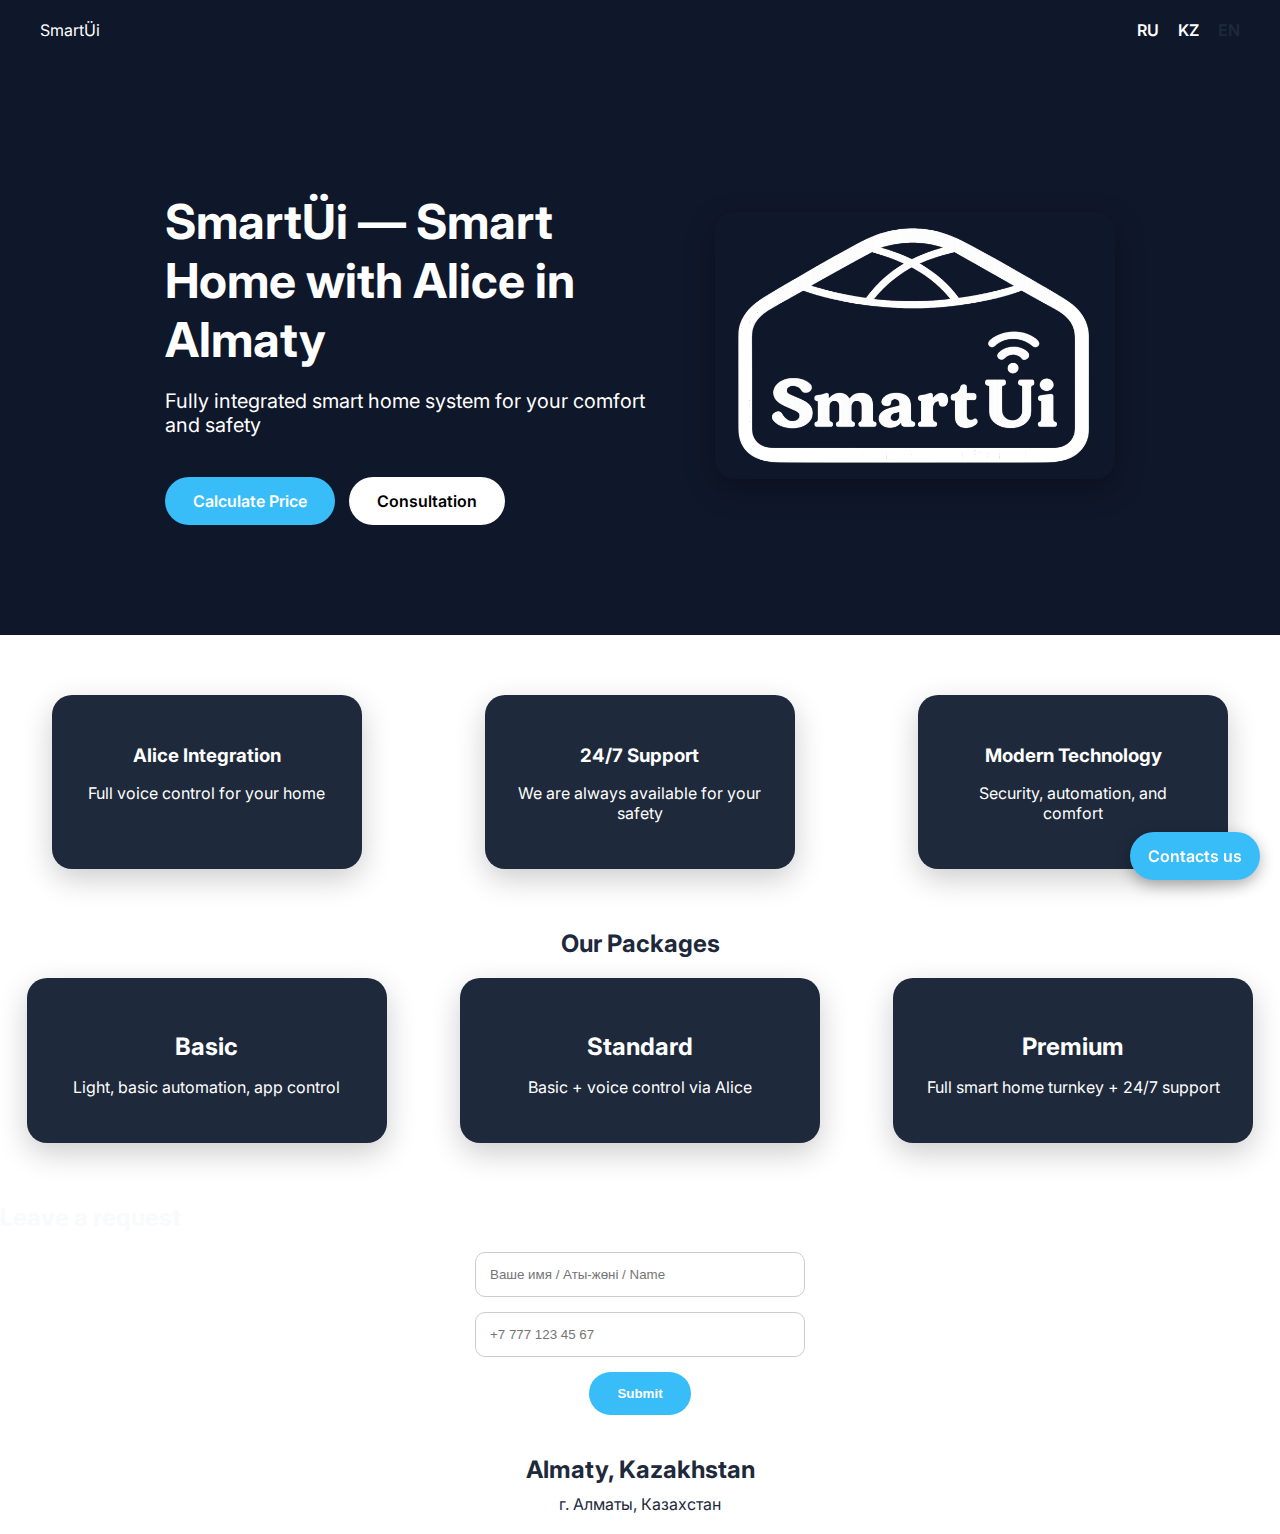
<file: index.html>
<!doctype html>
<html lang="ru">
  <head>
    <meta charset="UTF-8" />
    <meta name="viewport" content="width=device-width, initial-scale=1.0" />
    <link rel="stylesheet" href="css/general.css" />
    <title>SmartUI — Умный дом с Алисой в Алматы</title>
    <link href="https://fonts.googleapis.com/css2?family=Inter:wght@400;600;700&display=swap" rel="stylesheet" />
    <script src="js/jquery-3.5.1.min.js"></script>
    <script src="js/script.js"></script>
    <script src="js/lang.js"></script>
    <script src="js/translation/translation-index.js"></script>
  </head>
  <body>
    <header>
      <div>SmartÜi</div>
      <div class="lang-switch">
        <a data-lang="ru" class="lang-switcher-button">RU</a>
        <a data-lang="kz" class="lang-switcher-button">KZ</a>
        <a data-lang="en" class="lang-switcher-button">EN</a>
      </div>
    </header>

    <!-- HERO -->
    <section class="hero">
      <div class="hero-text">
        <div>
          <h1 data-i18n="hero_header">SmartÜi — Умный дом с Алисой в Алматы</h1>
          <p data-i18n="hero_text">Полностью интегрированная система умного дома для вашего комфорта и безопасности</p>
          <div class="hero-buttons">
            <a data-i18n="hero_cost" class="btn-primary" href="#form">Рассчитать стоимость</a>
            <a data-i18n="hero_consult" class="btn-secondary" href="#contacts">Консультация</a>
          </div>
        </div>
      </div>
      <div class="hero-img">
        <img src="/assets/logo/Shanyrak-grey.png" alt="Smart Ui" />
      </div>
    </section>

    <!-- ПРЕИМУЩЕСТВА -->
    <section class="features">
      <div class="feature-card">
        <h3 data-i18n="feature_header_1">Интеграция с Алисой</h3>
        <p data-i18n="feature_header_text_1">Полное управление голосом для вашего дома</p>
      </div>
      <div class="feature-card">
        <h3 data-i18n="feature_header_2">Поддержка 24/7</h3>
        <p data-i18n="feature_header_text_2">Мы всегда на связи для вашей безопасности</p>
      </div>
      <div class="feature-card">
        <h3 data-i18n="feature_header_3">Современные технологии</h3>
        <p data-i18n="feature_header_text_3">Безопасность, автоматизация и комфорт</p>
      </div>
    </section>

    <!-- ПАКЕТЫ -->
    <section>
      <h2 data-i18n="package_header" class="lang package-header">Наши пакеты</h2>
      <div class="cards">
        <div class="card">
          <h3 data-i18n="package_header_1">Базовый</h3>
          <p data-i18n="package_header_text_1">Свет, базовая автоматика, управление через приложение</p>
        </div>
        <div class="card">
          <h3 data-i18n="package_header_2">Стандарт</h3>
          <p data-i18n="package_header_text_2">Базовый + голосовое управление через Алису</p>
        </div>
        <div class="card">
          <h3 data-i18n="package_header_3">Премиум</h3>
          <p data-i18n="package_header_text_3">Полный умный дом под ключ + поддержка 24/7</p>
        </div>
      </div>
    </section>

    <!-- ФОРМА ЗАЯВКИ (Netlify) -->
    <section id="form">
      <h2 data-i18n="form_header">Оставьте заявку</h2>
      <form name="smartui-form" method="POST" data-netlify="true">
        <!-- обязательное скрытое поле для Netlify -->
        <input type="hidden" name="form-name" value="smartui-form" />
        <input type="text" name="name" placeholder="Ваше имя / Аты-жөні / Name" required />
        <input
          type="tel"
          name="phone"
          placeholder="+7 777 123 45 67"
          pattern="^\+7\s\d{3}\s\d{3}\s\d{2}\s\d{2}$"
          required
          title="Введите полный номер, например +7 777 123 45 67"
        />
        <button data-i18n="form_send" type="submit">Отправить</button>
      </form>
    </section>

    <!-- КОНТАКТЫ -->
    <section id="contacts">
      <div data-i18n="contact_header" class="contact-header">Контакты</div>

      <div data-i18n="contact_address" class="contact-text">г. Алматы, Казахстан</div>
    </section>

    <!-- ПЛАВАЮЩАЯ КНОПКА -->
    <div class="floating-contact">
      <div class="floating-menu">
        <a data-i18n="floating_call" href="tel:+77778410050" class="btn-primary">📞 Позвонить</a>
        <a href="https://t.me/+77778410050" target="_blank" class="btn-primary">💬 Telegram</a>
        <a href="https://wa.me/77778410050" target="_blank" class="btn-primary">🟢 WhatsApp</a>
      </div>
      <div data-i18n="floating_contact_us" class="floating-btn">💬 Связаться</div>
    </div>
  </body>
</html>
</file>
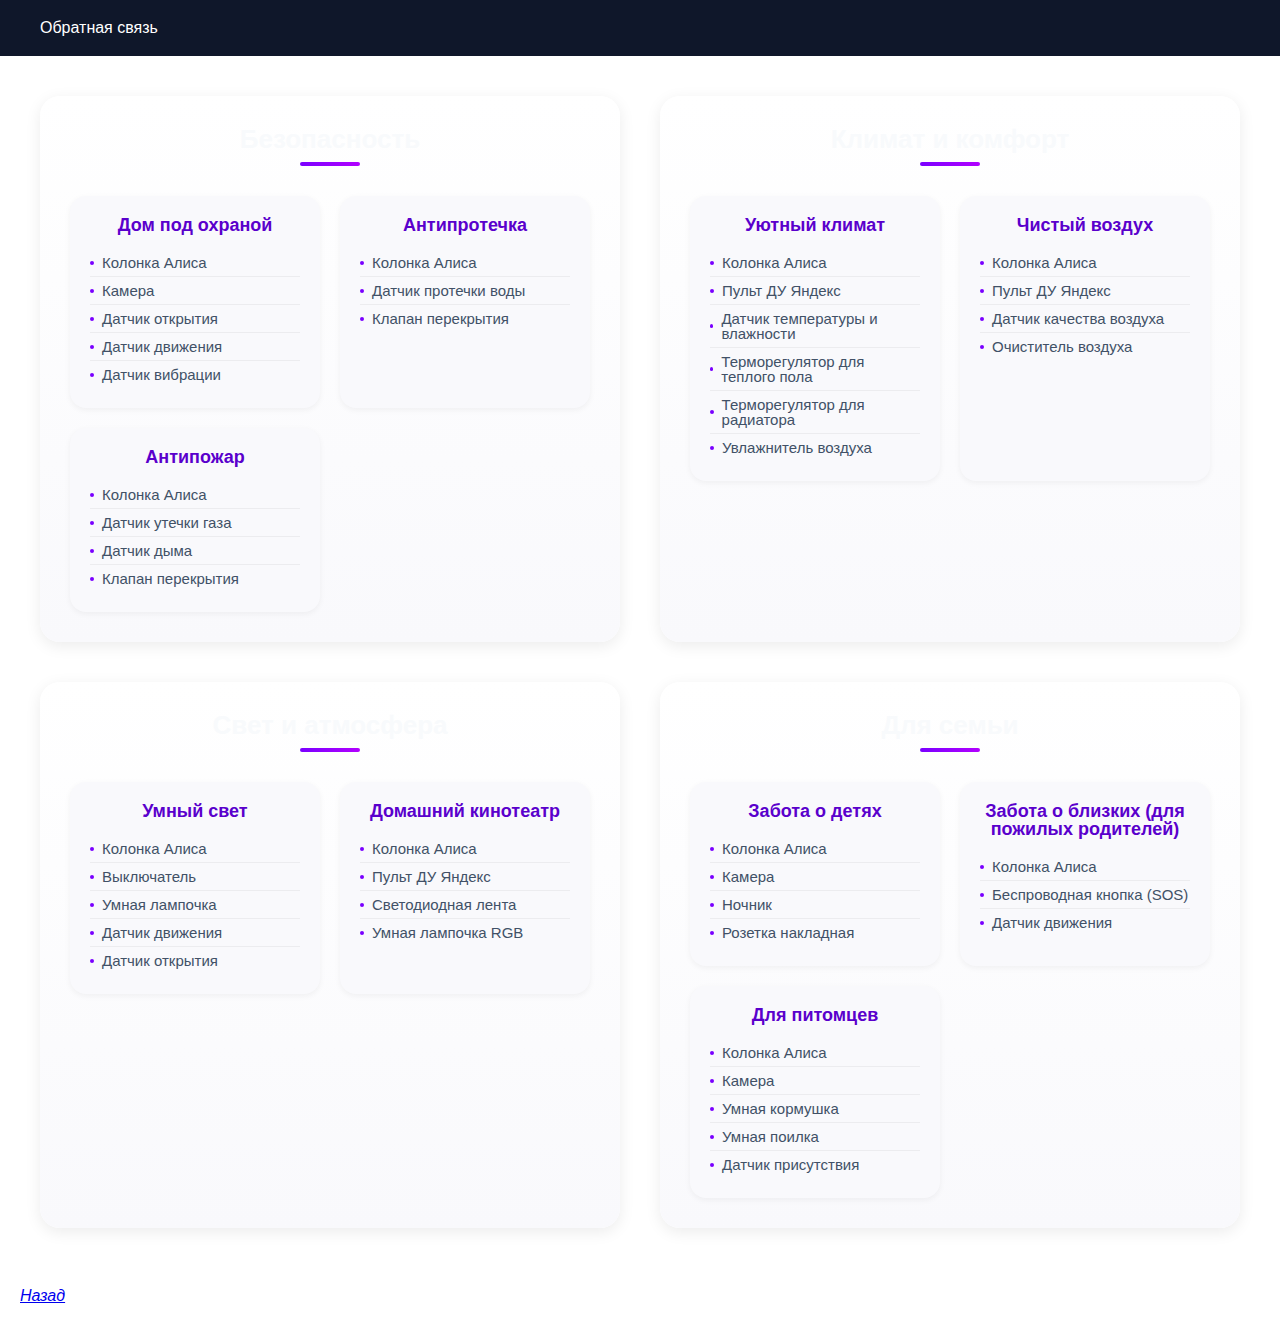
<file: packages.html>
<!DOCTYPE html>
<html lang="en">
  <head>
    <meta charset="UTF-8" />
    <meta name="viewport" content="width=device-width, initial-scale=1.0" />
    <link rel="shortcut icon" href="assets/logo/Shanyrak-violet.png" />
    <link rel="stylesheet" href="css/reset.css" />
    <link rel="stylesheet" href="css/layout.css" />
    <link rel="stylesheet" href="css/packages.css" />
    <link rel="stylesheet" href="css/general.css" />
    <link rel="preconnect" href="https://fonts.gstatic.com" />
    <link href="https://fonts.googleapis.com/css2?family=Montserrat:wght@400;700&display=swap" rel="stylesheet" />
    <title>SmartÜi</title>
  </head>

  <body>
    <header class="header">
      <div class="header_wrapper_contacts">
        Обратная связь
        <a href="tel:+77778410050" class="header_contact_phone header_img_contact"></a>
        <a href="https://wa.me/77778410050" class="header_contact_whatsapp header_img_contact"></a>
        <a href="https://t.me/+77778410050" class="header_contact_telegram header_img_contact"></a>
      </div>
      <a href="https://bota21.github.io/smart-home" class="logo_img"></a>
    </header>
    <div class="content">
      <div class="wrapper_group">
        <div class="group_header">Безопасность</div>
        <div class="group_blocks_wrapper">
          <div class="group_block">
            <div class="group_block_header">Дом под охраной</div>
            <div class="group_block_content">
              <a href="./catalog.html#duo" class="group_block_content_text">
                <span class="group_block_content_dot"></span>
                Колонка Алиса
              </a>
              <a href="./catalog.html#camera_street" class="group_block_content_text">
                <span class="group_block_content_dot"></span>
                Камера
              </a>
              <a href="./catalog.html#sensor_open" class="group_block_content_text">
                <span class="group_block_content_dot"></span>
                Датчик открытия
              </a>
              <a href="./catalog.html#sensor_move" class="group_block_content_text">
                <span class="group_block_content_dot"></span>
                Датчик движения
              </a>
              <a href="./catalog.html#sensor_vibration" class="group_block_content_text">
                <span class="group_block_content_dot"></span>
                Датчик вибрации
              </a>
            </div>
          </div>
          <div class="group_block">
            <div class="group_block_header">Антипротечка</div>
            <div class="group_block_content">
              <a href="./catalog.html#mini3_pro" class="group_block_content_text">
                <span class="group_block_content_dot"></span>
                Колонка Алиса
              </a>
              <a href="./catalog.html#sensor_water" class="group_block_content_text">
                <span class="group_block_content_dot"></span>
                Датчик протечки воды
              </a>
              <a href="./catalog.html#close_water" class="group_block_content_text">
                <span class="group_block_content_dot"></span>
                Клапан перекрытия
              </a>
            </div>
          </div>
          <div class="group_block">
            <div class="group_block_header">Антипожар</div>
            <div class="group_block_content">
              <a href="./catalog.html#midi" class="group_block_content_text">
                <span class="group_block_content_dot"></span>
                Колонка Алиса
              </a>
              <a href="./catalog.html#sensor_gas" class="group_block_content_text">
                <span class="group_block_content_dot"></span>
                Датчик утечки газа
              </a>
              <a href="./catalog.html#sensor_smoke" class="group_block_content_text">
                <span class="group_block_content_dot"></span>
                Датчик дыма
              </a>
              <a href="./catalog.html#close_water" class="group_block_content_text">
                <span class="group_block_content_dot"></span>
                Клапан перекрытия
              </a>
            </div>
          </div>
        </div>
      </div>
      <div class="wrapper_group">
        <div class="group_header">Климат и комфорт</div>
        <div class="group_blocks_wrapper">
          <div class="group_block">
            <div class="group_block_header">Уютный климат</div>
            <div class="group_block_content">
              <a href="./catalog.html#midi" class="group_block_content_text">
                <span class="group_block_content_dot"></span>
                Колонка Алиса
              </a>
              <a href="./catalog.html#remote" class="group_block_content_text">
                <span class="group_block_content_dot"></span>
                Пульт ДУ Яндекс
              </a>
              <a href="./catalog.html#sensor_temperature" class="group_block_content_text">
                <span class="group_block_content_dot"></span>
                Датчик температуры и влажности
              </a>
              <a href="./catalog.html#control_floor" class="group_block_content_text">
                <span class="group_block_content_dot"></span>
                Терморегулятор для теплого пола
              </a>
              <a href="./catalog.html#control_heater" class="group_block_content_text">
                <span class="group_block_content_dot"></span>
                Терморегулятор для радиатора
              </a>
              <a href="./catalog.html#humidifier" class="group_block_content_text">
                <span class="group_block_content_dot"></span>
                Увлажнитель воздуха
              </a>
            </div>
          </div>
          <div class="group_block">
            <div class="group_block_header">Чистый воздух</div>
            <div class="group_block_content">
              <a href="./catalog.html#max" class="group_block_content_text">
                <span class="group_block_content_dot"></span>
                Колонка Алиса
              </a>
              <a href="./catalog.html#remote" class="group_block_content_text">
                <span class="group_block_content_dot"></span>
                Пульт ДУ Яндекс
              </a>
              <a href="./catalog.html#sensor_air" class="group_block_content_text">
                <span class="group_block_content_dot"></span>
                Датчик качества воздуха
              </a>
              <a href="./catalog.html#air_purifier" class="group_block_content_text">
                <span class="group_block_content_dot"></span>
                Очиститель воздуха
              </a>
            </div>
          </div>
        </div>
      </div>
      <div class="wrapper_group">
        <div class="group_header">Свет и атмосфера</div>
        <div class="group_blocks_wrapper">
          <div class="group_block">
            <div class="group_block_header">Умный свет</div>
            <div class="group_block_content">
              <a href="./catalog.html#mini3_pro" class="group_block_content_text">
                <span class="group_block_content_dot"></span>
                Колонка Алиса
              </a>
              <a href="./catalog.html#switch" class="group_block_content_text">
                <span class="group_block_content_dot"></span>
                Выключатель
              </a>
              <a href="./catalog.html#light_rgb" class="group_block_content_text">
                <span class="group_block_content_dot"></span>
                Умная лампочка
              </a>
              <a href="./catalog.html#sensor_move" class="group_block_content_text">
                <span class="group_block_content_dot"></span>
                Датчик движения
              </a>
              <a href="./catalog.html#sensor_open" class="group_block_content_text">
                <span class="group_block_content_dot"></span>
                Датчик открытия
              </a>
            </div>
          </div>
          <div class="group_block">
            <div class="group_block_header">Домашний кинотеатр</div>
            <div class="group_block_content">
              <a href="./catalog.html#max" class="group_block_content_text">
                <span class="group_block_content_dot"></span>
                Колонка Алиса
              </a>
              <a href="./catalog.html#remote" class="group_block_content_text">
                <span class="group_block_content_dot"></span>
                Пульт ДУ Яндекс
              </a>
              <a href="./catalog.html#led_strip" class="group_block_content_text">
                <span class="group_block_content_dot"></span>
                Светодиодная лента
              </a>
              <a href="./catalog.html#light_rgb" class="group_block_content_text">
                <span class="group_block_content_dot"></span>
                Умная лампочка RGB
              </a>
            </div>
          </div>
        </div>
      </div>
      <div class="wrapper_group">
        <div class="group_header">Для семьи</div>
        <div class="group_blocks_wrapper">
          <div class="group_block">
            <div class="group_block_header">Забота о детях</div>
            <div class="group_block_content">
              <a href="./catalog.html#mini3" class="group_block_content_text">
                <span class="group_block_content_dot"></span>
                Колонка Алиса
              </a>
              <a href="./catalog.html#camera_yandex" class="group_block_content_text">
                <span class="group_block_content_dot"></span>
                Камера
              </a>
              <a href="./catalog.html#light_night" class="group_block_content_text">
                <span class="group_block_content_dot"></span>
                Ночник
              </a>
              <a href="./catalog.html#socket_yandex" class="group_block_content_text">
                <span class="group_block_content_dot"></span>
                Розетка накладная
              </a>
            </div>
          </div>
          <div class="group_block">
            <div class="group_block_header">Забота о близких (для пожилых родителей)</div>
            <div class="group_block_content">
              <a href="./catalog.html#mini3_pro" class="group_block_content_text">
                <span class="group_block_content_dot"></span>
                Колонка Алиса
              </a>
              <a href="./catalog.html#button" class="group_block_content_text">
                <span class="group_block_content_dot"></span>
                Беспроводная кнопка (SOS)
              </a>
              <a href="./catalog.html#sensor_move" class="group_block_content_text">
                <span class="group_block_content_dot"></span>
                Датчик движения
              </a>
            </div>
          </div>
          <div class="group_block">
            <div class="group_block_header">Для питомцев</div>
            <div class="group_block_content">
              <a href="./catalog.html#midi" class="group_block_content_text">
                <span class="group_block_content_dot"></span>
                Колонка Алиса
              </a>
              <a href="./catalog.html#camera_yandex" class="group_block_content_text">
                <span class="group_block_content_dot"></span>
                Камера
              </a>
              <a href="./catalog.html#pet_feeder" class="group_block_content_text">
                <span class="group_block_content_dot"></span>
                Умная кормушка
              </a>
              <a href="./catalog.html#pet_water" class="group_block_content_text">
                <span class="group_block_content_dot"></span>
                Умная поилка
              </a>
              <a href="./catalog.html#sensor_presence" class="group_block_content_text">
                <span class="group_block_content_dot"></span>
                Датчик присутствия
              </a>
            </div>
          </div>
        </div>
      </div>
    </div>

    <footer>
      <a href="index.html" class="footer_back_main">Назад</a>
    </footer>
  </body>
</html>
</file>
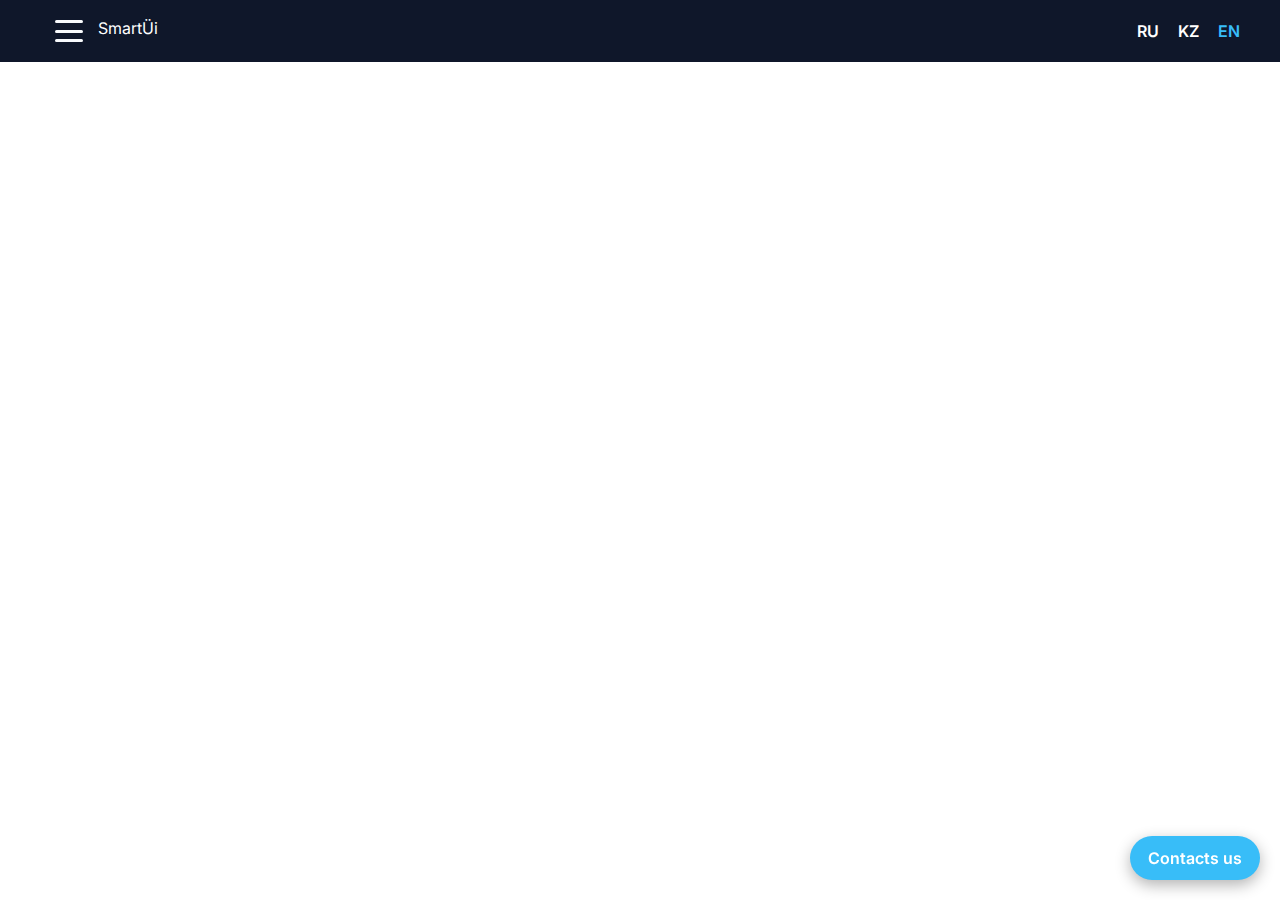
<file: portfolio.html>
<!doctype html>
<html lang="ru">
  <head>
    <meta charset="UTF-8" />
    <meta name="viewport" content="width=device-width, initial-scale=1.0" />
    <link rel="stylesheet" href="css/reset.css" />
    <link rel="stylesheet" href="css/general.css" />
    <link rel="stylesheet" href="css/layout.css" />
    <title>SmartUI — Умный дом с Алисой в Алматы</title>
    <link href="https://fonts.googleapis.com/css2?family=Inter:wght@400;600;700&display=swap" rel="stylesheet" />
    <script src="js/jquery-3.5.1.min.js"></script>
    <script src="js/script.js"></script>
    <script src="js/lang.js"></script>
    <script src="js/translation/translation-index.js"></script>
  </head>
  <body>
    <header>
      <div class="menu_logo_wrapper">
        <!-- Burger Menu -->
        <div class="burger-menu" id="burgerBtn">
          <span></span>
          <span></span>
          <span></span>
        </div>

        <!-- Mobile Menu -->
        <nav class="mobile-menu" id="mobileMenu">
          <a data-i18n="menu_main" href="index.html">Главная</a>
          <a data-i18n="menu_catalog" href="catalog.html">Каталог</a>
          <a data-i18n="menu_packages" href="packages.html">Пакеты</a>
          <a data-i18n="menu_services" href="services.html">Услуги</a>
          <a data-i18n="menu_portfolio" href="portfolio.html">Портфолио</a>
        </nav>

        <div>SmartÜi</div>
      </div>
      <div class="lang-switch">
        <a data-lang="ru" class="lang-switcher-button">RU</a>
        <a data-lang="kz" class="lang-switcher-button">KZ</a>
        <a data-lang="en" class="lang-switcher-button">EN</a>
      </div>
    </header>

    <div id="main_content" class="main_content">
      <section class="features"></section>

      <!-- ПЛАВАЮЩАЯ КНОПКА -->
      <div class="floating-contact">
        <div class="floating-menu">
          <a href="tel:+77778410050" class="btn-primary">
            <svg class="icon call" viewBox="0 0 24 24" aria-hidden="true">
              <path
                d="M6.6 10.8c1.2 2.3 3.1 4.2 5.4 5.4l1.8-1.8c.3-.3.7-.4 1.1-.3 1.2.4 2.5.6 3.8.6.6 0 1 .4 1 1v2.9c0 .6-.4 1-1 1C10.3 20.6 3.4 13.7 3.4 5.6c0-.6.4-1 1-1H7.3c.6 0 1 .4 1 1 0 1.3.2 2.6.6 3.8.1.4 0 .8-.3 1.1l-1.9 1.3z"
              />
            </svg>
            <span data-i18n="floating_call">Позвонить</span>
          </a>

          <a href="https://t.me/77778410050" target="_blank" class="btn-primary">
            <svg class="icon telegram" viewBox="0 0 24 24" aria-hidden="true">
              <path
                d="M9.9 15.6 9.6 19c.4 0 .6-.2.8-.4l1.9-1.8 3.9 2.8c.7.4 1.2.2 1.4-.6l2.6-12.2c.2-.9-.3-1.3-1-1L4.2 9.6c-.8.3-.8.8-.1 1l4.2 1.3L17 6.9c.4-.3.8-.1.5.2z"
              />
            </svg>
            <span data-i18n="telegram">Telegram</span>
          </a>

          <a href="https://wa.me/77778410050" target="_blank" class="btn-primary">
            <svg class="icon whatsapp" viewBox="0 0 24 24" aria-hidden="true">
              <path
                d="M12 2a10 10 0 0 0-8.7 15l-1.1 4.1 4.2-1.1A10 10 0 1 0 12 2zm5.5 14.5c-.2.6-1.2 1.1-1.7 1.1-.5.1-1.1.1-3.6-1.2-3.1-1.6-5-4.4-5.1-4.6-.1-.2-1.2-1.6-1.2-3 0-1.4.7-2.1 1-2.4.3-.3.6-.4.8-.4h.6c.2 0 .5-.1.7.5.2.6.8 2.2.9 2.4.1.2.1.4 0 .6-.1.2-.2.4-.4.6-.2.2-.4.4-.6.6-.2.2-.4.4-.2.8.2.4 1 1.6 2.1 2.6 1.5 1.3 2.8 1.7 3.2 1.9.4.2.6.2.9-.1.3-.3 1-1.2 1.3-1.6.3-.4.6-.3 1-.1.4.2 2.5 1.2 2.9 1.4.4.2.6.3.7.5.1.2.1.6-.1 1.2z"
              />
            </svg>
            <span data-i18n="whatsapp">WhatsApp</span>
          </a>
        </div>
        <div data-i18n="floating_contact_us" class="floating-btn">💬 Связаться</div>
      </div>
    </div>
  </body>
</html>
</file>
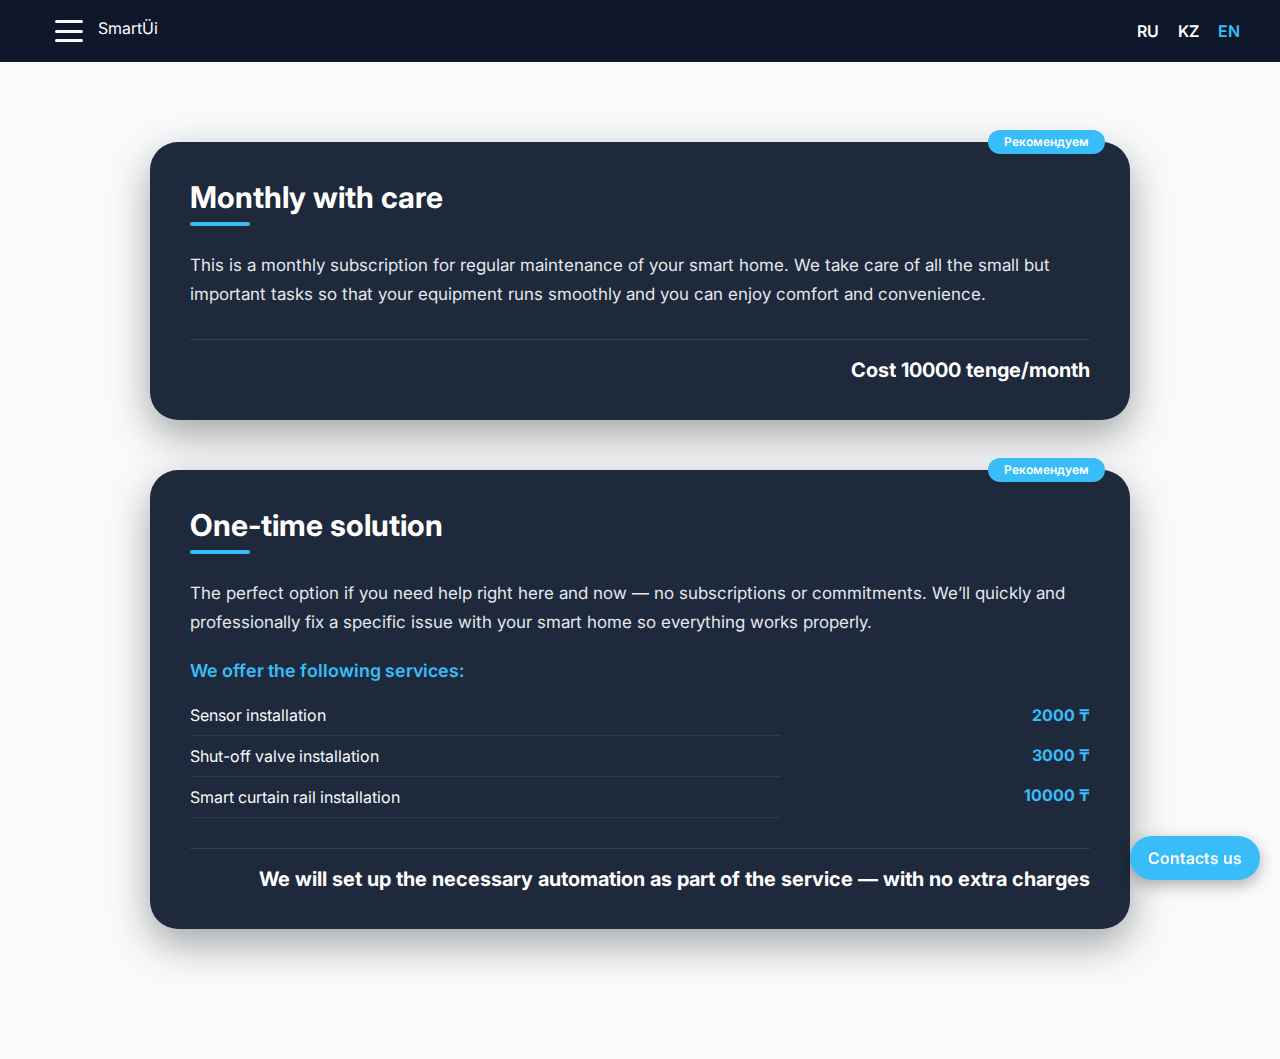
<file: services.html>
<!doctype html>
<html lang="ru">
  <head>
    <meta charset="UTF-8" />
    <meta name="viewport" content="width=device-width, initial-scale=1.0" />
    <link rel="stylesheet" href="css/reset.css" />
    <link rel="stylesheet" href="css/services.css" />
    <link rel="stylesheet" href="css/layout.css" />
    <title>SmartUI — Умный дом с Алисой в Алматы</title>
    <link href="https://fonts.googleapis.com/css2?family=Inter:wght@400;600;700&display=swap" rel="stylesheet" />
    <script src="js/jquery-3.5.1.min.js"></script>
    <script src="js/script.js"></script>
    <script src="js/lang.js"></script>
    <script src="js/translation/translation-services.js"></script>
  </head>
  <body>
    <header>
      <div class="menu_logo_wrapper">
        <!-- Burger Menu -->
        <div class="burger-menu" id="burgerBtn">
          <span></span>
          <span></span>
          <span></span>
        </div>

        <!-- Mobile Menu -->
        <nav class="mobile-menu" id="mobileMenu">
          <a data-i18n="menu_main" href="index.html">Главная</a>
          <a data-i18n="menu_catalog" href="catalog.html">Каталог</a>
          <a data-i18n="menu_packages" href="packages.html">Пакеты</a>
          <a data-i18n="menu_services" href="services.html">Услуги</a>
          <a data-i18n="menu_portfolio" href="portfolio.html">Портфолио</a>
        </nav>

        <div>SmartÜi</div>
      </div>
      <div class="lang-switch">
        <a data-lang="ru" class="lang-switcher-button">RU</a>
        <a data-lang="kz" class="lang-switcher-button">KZ</a>
        <a data-lang="en" class="lang-switcher-button">EN</a>
      </div>
    </header>

    <section class="content">
      <div class="cards_wrapper">
        <div class="card_wrapper">
          <div class="card_wrapper_header" data-i18n="Month_header_title">Каждый месяц с заботой</div>
          <div class="card_wrapper_content" data-i18n="Month_header_text">
            Это ежемесячная подписка на регулярное обслуживание вашего умного дома. Мы берём на себя все мелкие, но
            важные задачи, чтобы техника всегда работала без перебоев, а вы могли наслаждаться комфортом и удобством.
            <br />
            <br />
            <p class="card_wrapper_blocks_title" data-i18n="Month_included_service">Что входит в обслуживание:</p>
            <p class="card_wrapper_content_list" data-i18n="Month_replacing batteries">
              Замена батареек в датчиках, пультах и других устройствах.
            </p>
            <p class="card_wrapper_content_list" data-i18n="Month_configuring_crashed_devices">
              Настройка слетевших устройств и восстановление их подключения.
            </p>
            <p class="card_wrapper_content_list" data-i18n="Month_checking_system_stability">
              Проверка стабильности системы и оптимизация работы оборудования.
            </p>
            <p class="card_wrapper_content_list" data-i18n="Month_updating_settings_and_scripts">
              Обновление настроек и сценариев при необходимости.
            </p>
            <p class="card_wrapper_content_list" data-i18n="Month_support_and_advice">
              Поддержка и консультация по всем вопросам работы умного дома.
            </p>
          </div>
          <div class="card_wrapper_footer text_bold">
            <span data-i18n="Cost">Стоимость</span>
            10000
            <span data-i18n="tenge_month">тг/мес</span>
          </div>
        </div>
      </div>
      <div class="cards_wrapper">
        <div class="card_wrapper">
          <div class="card_wrapper_header" data-i18n="One_time_header_title">Разовое решение задачи</div>
          <div class="card_wrapper_content" data-i18n="One_time_header_text">
            Идеальный вариант, если вам нужна помощь здесь и сейчас — без обязательств и подписок. Мы быстро и
            профессионально решим конкретную проблему с вашим умным домом, чтобы всё работало как надо.
          </div>
          <div class="card_wrapper_blocks_title" data-i18n="One_time_included_service">
            Предлагаем следующие услуги:
          </div>
          <div class="card_wrapper_blocks">
            <div class="card_wrapper_block">
              <div class="card_wrapper_block_list" data-i18n="One_time_installing_sensor">Установка датчика</div>
              <div class="card_wrapper_block_list" data-i18n="One_time_installing_close">
                Установка клапана перекрытия
              </div>
              <div class="card_wrapper_block_list" data-i18n="One_time_installing_smart_cornice">
                Установка умного карниза
              </div>
            </div>
            <div class="card_wrapper_block">
              <div class="card_wrapper_block_price">
                2000
                <span data-i18n="tenge">тг</span>
              </div>
              <div class="card_wrapper_block_price">
                3000
                <span data-i18n="tenge">тг</span>
              </div>
              <div class="card_wrapper_block_price">
                10000
                <span data-i18n="tenge">тг</span>
              </div>
            </div>
          </div>
          <div class="card_wrapper_footer text_bold" data-i18n="One_time_footer">
            Мы настроим нужные сценарии в рамках услуги — без дополнительных расходов
          </div>
        </div>
      </div>
    </section>

    <!-- ПЛАВАЮЩАЯ КНОПКА -->
    <div class="floating-contact">
      <div class="floating-menu">
        <a data-i18n="floating_call" href="tel:+77778410050" class="btn-primary">📞 Позвонить</a>
        <a href="https://t.me/+77778410050" target="_blank" class="btn-primary">💬 Telegram</a>
        <a href="https://wa.me/77778410050" target="_blank" class="btn-primary">🟢 WhatsApp</a>
      </div>
      <div data-i18n="floating_contact_us" class="floating-btn">💬 Связаться</div>
    </div>
  </body>
</html>
</file>
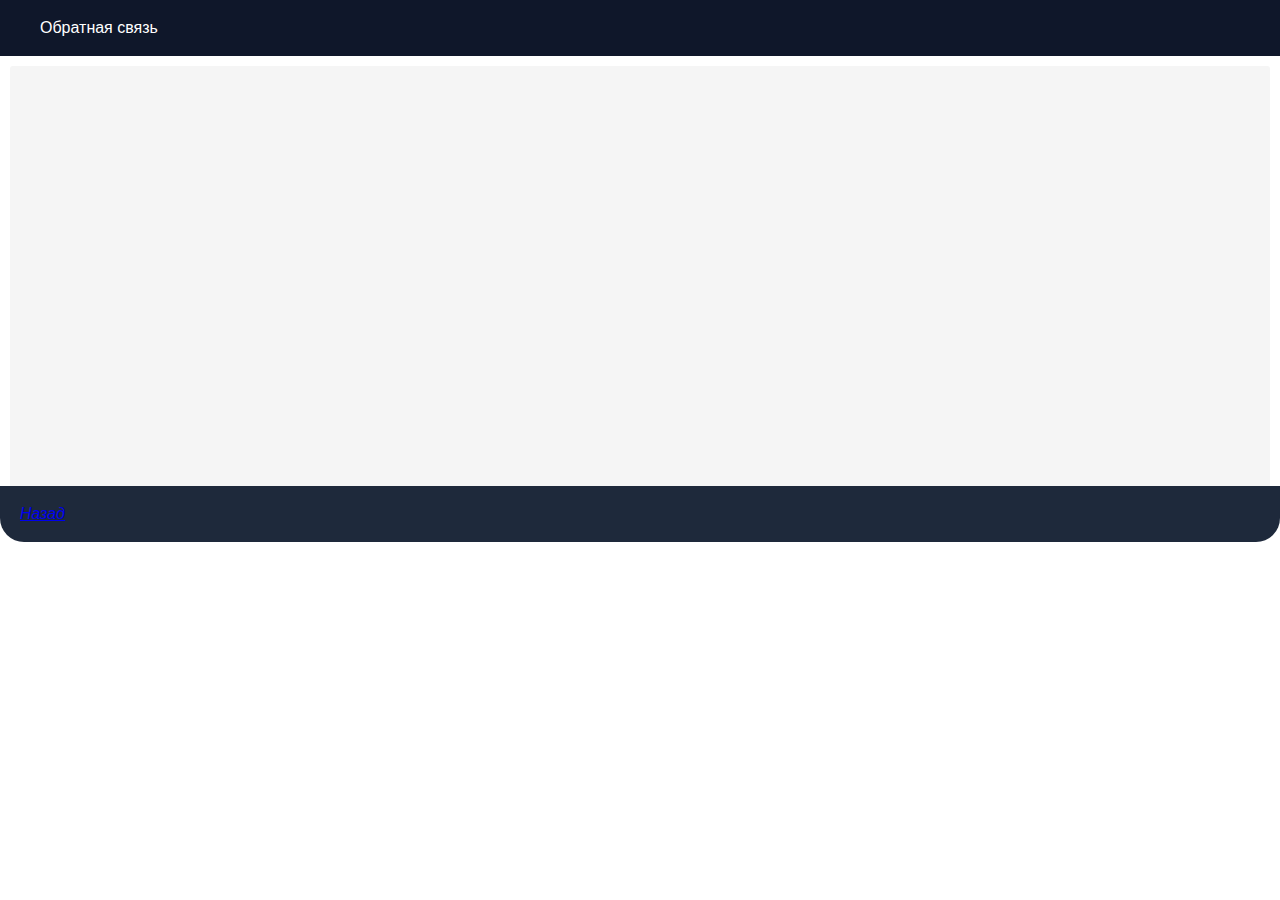
<file: video.html>
<!DOCTYPE html>
<html lang="en">
  <head>
    <meta charset="UTF-8" />
    <meta name="viewport" content="width=device-width, initial-scale=1.0" />
    <link rel="shortcut icon" href="assets/logo/Shanyrak-violet.png" />
    <link rel="stylesheet" href="css/reset.css" />
    <link rel="stylesheet" href="css/layout.css" />
    <link rel="stylesheet" href="css/video.css" />
    <link rel="stylesheet" href="css/general.css" />
    <link rel="preconnect" href="https://fonts.gstatic.com" />
    <link href="https://fonts.googleapis.com/css2?family=Montserrat:wght@400;700&display=swap" rel="stylesheet" />
    <title>SmartÜi</title>
  </head>

  <body>
    <header class="header">
      <div class="header_wrapper_contacts">
        Обратная связь
        <a href="tel:+77778410050" class="header_contact_phone header_img_contact"></a>
        <a target="_blank" href="https://wa.me/77778410050" class="header_contact_whatsapp header_img_contact"></a>
        <a target="_blank" href="https://t.me/+77778410050" class="header_contact_telegram header_img_contact"></a>
      </div>
      <a href="https://bota21.github.io/smart-home" class="logo_img"></a>
    </header>
    <div class="content">
      <div class="wrapper_main_content">
        <div class="wrapper_video">
          <iframe
            id="video"
            src="https://www.youtube.com/embed/Ncu5EnqsDEg?si=Huy0C_0oKVAWqf1f"
            title="YouTube video player"
            frameborder="0"
            allow="accelerometer; autoplay; clipboard-write; encrypted-media; gyroscope; picture-in-picture; web-share"
            referrerpolicy="strict-origin-when-cross-origin"
            allowfullscreen
          ></iframe>
        </div>
      </div>
    </div>

    <footer>
      <a href="index.html" class="footer_back_main">Назад</a>
    </footer>
  </body>
</html>
</file>
<file: css/general.css>
:root {
  --main: #0f172a;
  --accent: #38bdf8;
  --bg: #f8fafc;
  --text: #f8fafc;
  --card-bg: #1e293b;
}

body {
  font-family: "Inter", sans-serif;
  margin: 0;
  background: var(--bg);
  color: var(--main);
}

body {
  background: var(--bg-gradient);
  color: var(--text);
}

.feature-card,
.card {
  background: var(--card-bg);
  color: var(--text);
}

header {
  display: flex;
  justify-content: space-between;
  align-items: center;
  padding: 20px 40px;
  background: var(--main);
  color: white;
  position: sticky;
  top: 0;
  z-index: 1000;
}

.lang-switcher-button {
  margin-left: 15px;
  color: white;
  font-weight: 600;
  cursor: pointer;
}

.hero {
  display: flex;
  flex-wrap: wrap;
  align-items: center;
  justify-content: center;
  padding: 100px 20px;
  background: var(--main);
  color: white;
  gap: 50px;
}

.hero-text {
  max-width: 500px;
}
.hero h1 {
  font-size: 48px;
  margin-bottom: 20px;
}
.hero p {
  font-size: 20px;
  margin-bottom: 40px;
}

.hero-buttons a {
  display: inline-block;
  padding: 14px 28px;
  border-radius: 50px;
  font-weight: 600;
  margin: 0 10px 10px 0;
  transition: 0.3s;
}

.btn-primary {
  background: var(--accent);
  color: white;
  text-decoration: none;
}
.btn-primary:hover {
  background: #0ea5e9;
  transform: translateY(-2px);
}

.btn-secondary {
  background: white;
  color: black;
  text-decoration: none;
}
.btn-secondary:hover {
  background: #e2e8f0;
}

.hero-img img {
  max-width: 400px;
  width: 100%;
  border-radius: 20px;
  box-shadow: 0 10px 30px rgba(0, 0, 0, 0.3);
}

.features {
  display: flex;
  flex-wrap: wrap;
  justify-content: space-around;
  margin: 60px 0;
  gap: 20px;
}

.feature-card {
  background: var(--card-bg);
  color: white;
  padding: 30px;
  border-radius: 20px;
  width: 250px;
  text-align: center;
  box-shadow: 0 10px 30px rgba(0, 0, 0, 0.2);
  transition: 0.3s;
}

.feature-card:hover {
  transform: translateY(-5px);
}
.feature-card h3 {
  margin-bottom: 15px;
}

.cards {
  display: flex;
  justify-content: space-around;
  flex-wrap: wrap;
  gap: 20px;
  margin-bottom: 60px;
}

.card {
  background: var(--card-bg);
  color: white;
  border-radius: 20px;
  padding: 30px;
  width: 300px;
  text-align: center;
  transition: 0.3s;
  box-shadow: 0 10px 30px rgba(0, 0, 0, 0.2);
}

.card:hover {
  transform: translateY(-5px);
}
.card h3 {
  margin-bottom: 15px;
  font-size: 24px;
}
.card p {
  font-size: 16px;
}

form {
  display: flex;
  flex-direction: column;
  align-items: center;
  gap: 15px;
}

form input {
  padding: 14px;
  width: 300px;
  border-radius: 10px;
  border: 1px solid #ccc;
}

form button {
  padding: 14px 28px;
  border-radius: 50px;
  font-weight: 600;
  border: none;
  background: var(--accent);
  color: white;
  cursor: pointer;
  transition: 0.3s;
}

form button:hover {
  background: #0ea5e9;
}

.floating-contact {
  position: fixed;
  bottom: 20px;
  right: 20px;
  z-index: 999;
}
.floating-btn {
  background: var(--accent);
  color: white;
  padding: 14px 18px;
  border-radius: 50px;
  cursor: pointer;
  font-weight: 600;
  box-shadow: 0 5px 15px rgba(0, 0, 0, 0.3);
  transition: 0.3s;
}

.floating-btn:hover {
  transform: translateY(-2px);
}
.floating-menu {
  display: none;
  flex-direction: column;
  margin-bottom: 10px;
  gap: 10px;
}
.floating-menu a {
  display: block;
  padding: 12px 18px;
  border-radius: 12px;
  background: var(--accent);
  color: white;
  font-weight: 600;
  text-align: center;
  transition: 0.3s;
}
.floating-menu a:hover {
  background: #0ea5e9;
}
#contacts {
  margin-top: 40px;
  margin-bottom: 20px;
  display: flex;
  flex-direction: column;
  align-items: center;
}
.contact-header {
  font-size: 1.5em;
  font-weight: bold;
}
.contact-text {
  margin-top: 10px;
}

.lang-active {
  color: var(--card-bg);
}
.package-header,
.contact-header,
.contact-text {
  color: var(--card-bg);
  text-align: center;
}

@media (max-width: 768px) {
  .hero {
    flex-direction: column;
    text-align: center;
  }
  .hero-img img {
    max-width: 80%;
  }
  .features,
  .cards {
    flex-direction: column;
    align-items: center;
  }
}
</file>
<file: css/layout.css>
:root {
  --main: #0f172a;
  --accent: #38bdf8;
  --bg: #f8fafc;
  --text: #f8fafc;
  --card-bg: #1e293b;
}
body {
  font-family: "Inter", sans-serif;
  margin: 0;
  background: var(--bg);
  color: var(--main);
}

body {
  background: var(--bg-gradient);
  color: var(--text);
}

header {
  display: flex;
  justify-content: space-between;
  align-items: center;
  padding: 20px 40px;
  background: var(--main);
  color: white;
  position: sticky;
  top: 0;
  z-index: 1000;
}

.lang-switcher-button {
  margin-left: 15px;
  color: white;
  font-weight: 600;
  cursor: pointer;
}
.lang-active {
  color: var(--accent);
}

.menu_logo_wrapper {
  display: flex;
}
footer {
  padding: 20px;
  background: var(--card-bg);
  border-radius: 0 0 24px 24px;
  font-style: oblique;
}

@media (max-width: 768px) {
  header {
    padding: 20px;
  }

  footer {
    font-size: 12px;
  }
}
/* ===============================
   BURGER MENU
=============================== */
.main_content {
  display: block;
}

.main_content_hide {
  display: none;
}

.burger-menu {
  width: 28px;
  height: 22px;

  display: flex;
  flex-direction: column;
  justify-content: space-between;

  cursor: pointer;

  margin-left: 15px;
  margin-right: 15px;
}

.burger-menu span {
  height: 3px;
  width: 100%;

  background: var(--primary);

  border-radius: 2px;

  transition: all 0.3s ease;
  background: var(--bg);
}

/* Animation */

.burger-menu.active span:nth-child(1) {
  transform: rotate(45deg) translateY(8px);
}

.burger-menu.active span:nth-child(2) {
  opacity: 0;
}

.burger-menu.active span:nth-child(3) {
  transform: rotate(-45deg) translateY(-8px);
}

/* ===============================
   MOBILE MENU
=============================== */

.mobile-menu {
  position: fixed;

  top: 62px;
  left: 0;

  width: 100%;
  height: 100vh;

  background: var(--bg-card);

  box-shadow: var(--shadow-soft);

  padding: 15px;

  display: none;
  flex-direction: column;
  gap: 12px;

  z-index: 2000;
  background: var(--bg);

  /* Для случая когда меню не на всю страницу  */
  /* top: 70px; */
  /* width: 220px; */
  /* border-radius: 12px; */
}

.mobile-menu a {
  text-decoration: none;
  color: var(--card-bg);

  font-weight: 500;
  padding: 8px;

  border-radius: 8px;

  transition: 0.2s;
}

.mobile-menu a:hover {
  background: var(--main);
  color: var(--primary);
}

/* Active */

.mobile-menu.active {
  display: flex;
}

/* Меню связаться */
/* .btn-primary {
  display: inline-flex;
  align-items: center;
  gap: 10px;
} */
.floating-contact {
  position: fixed;
  bottom: 20px;
  right: 20px;
  z-index: 999;
}
.floating-btn {
  background: var(--accent);
  color: white;
  padding: 14px 18px;
  border-radius: 50px;
  cursor: pointer;
  font-weight: 600;
  box-shadow: 0 5px 15px rgba(0, 0, 0, 0.3);
  transition: 0.3s;
}

.floating-btn:hover {
  transform: translateY(-2px);
}
.floating-menu {
  display: none;
  flex-direction: column;
  margin-bottom: 10px;
  gap: 10px;
}
.floating-menu a {
  display: flex;
  padding: 12px 18px;
  border-radius: 12px;
  background: var(--accent);
  color: white;
  font-weight: 600;
  text-align: center;
  transition: 0.3s;
}
.floating-menu a:hover {
  background: #0ea5e9;
}

.icon {
  width: 20px;
  height: 20px;
  margin-right: 10px;
  fill: currentColor;
}

.call {
  color: #1e293b;
}

.telegram {
  color: #229ed9;
}

.whatsapp {
  color: #25d366;
}
</file>
<file: css/packages.css>
/* === Общие стили ===
body {
  font-family: "Montserrat", sans-serif;
  background: #f7f7fa;
  margin: 0;
  padding: 0;
  color: #333;
} */

.content {
  max-width: 1200px;
  margin: 0 auto;
  padding: 40px 20px;
  display: grid;
  grid-template-columns: repeat(auto-fit, minmax(520px, 1fr));
  gap: 40px;
}

/* === Секции (wrapper_group) === */
.wrapper_group {
  background: linear-gradient(180deg, #ffffff 0%, #f9f9fc 100%);
  border-radius: 20px;
  box-shadow: 0 4px 16px rgba(0, 0, 0, 0.08);
  padding: 30px;
  display: flex;
  flex-direction: column;
  transition: 0.3s ease;
}

.wrapper_group:hover {
  transform: translateY(-4px);
  box-shadow: 0 8px 20px rgba(0, 0, 0, 0.12);
}

/* Заголовки категорий */
.group_header {
  font-size: 26px;
  font-weight: 700;
  text-align: center;
  margin-bottom: 30px;
  position: relative;
}

.group_header::after {
  content: "";
  display: block;
  width: 60px;
  height: 4px;
  background: linear-gradient(90deg, #7a00ff, #b200ff);
  margin: 10px auto 0;
  border-radius: 2px;
}

/* === Блоки внутри секций === */
.group_blocks_wrapper {
  display: grid;
  grid-template-columns: 1fr 1fr;
  gap: 20px;
}

.group_block {
  background: #f9f9fc;
  border-radius: 16px;
  padding: 20px;
  box-shadow: 0 2px 6px rgba(0, 0, 0, 0.05);
  transition: 0.2s ease;
  cursor: pointer;
  transform: translateY(0);
}

.group_block:hover {
  box-shadow: 0 4px 12px rgba(0, 0, 0, 0.08);
  transform: translateY(-5px);
  box-shadow: 0 6px 16px rgba(0, 0, 0, 0.1);
}

/* Подзаголовки */
.group_block_header {
  font-size: 18px;
  font-weight: 700;
  text-align: center;
  margin-bottom: 15px;
  color: #5a00cc;
}

/* Список элементов */
.group_block_content_text {
  font-size: 15px;
  padding: 6px 0;
  border-bottom: 1px solid rgba(0, 0, 0, 0.05);
  color: #415167;
  text-decoration: none;
  display: flex;
  justify-content: start;
  align-items: center;
}
.group_block_content_text:hover {
  color: #5a00cc;
}
.group_block_content_text:last-child {
  border-bottom: none;
}
.group_block_content_dot {
  width: 4px;
  height: 4px;
  border-radius: 10px;
  background: #7a00ff;
  font-weight: bold;
  margin-right: 8px;
}
footer {
  background: none;
}

/* === Адаптив === */
@media (max-width: 768px) {
  .content {
    grid-template-columns: 1fr;
    padding: 20px;
  }

  .group_blocks_wrapper {
    grid-template-columns: 1fr;
  }

  .group_header {
    font-size: 22px;
  }

  .group_block_header {
    font-size: 17px;
  }

  .group_block_content_text {
    font-size: 14px;
  }
}

@media (max-width: 480px) {
  .group_block {
    padding: 24px;
  }
  .group_block_header {
    font-size: 20px;
  }
}
</file>
<file: css/services.css>
/* ===============================
   SERVICES PAGE
=============================== */

.content {
  background: var(--bg);
  padding: 80px 20px;
}

/* Контейнер */

.cards_wrapper {
  max-width: 1200px;
  margin: 0 auto 50px;

  display: flex;
  justify-content: center;
}

/* Карточка */

.card_wrapper {
  background: var(--card-bg);
  color: var(--text);

  width: 100%;
  max-width: 900px;

  padding: 40px;

  border-radius: 28px;

  box-shadow: 0 15px 40px rgba(0, 0, 0, 0.35);

  transition: 0.3s;
  position: relative;
}

/* Hover */

.card_wrapper:hover {
  transform: translateY(-6px);
  box-shadow: 0 20px 50px rgba(56, 189, 248, 0.3);
}

/* ===============================
   HEADER
=============================== */

.card_wrapper_header {
  font-size: 30px;
  font-weight: 700;

  margin-bottom: 25px;

  color: white;
  position: relative;
}

/* Accent underline */

.card_wrapper_header::after {
  content: "";
  display: block;

  width: 60px;
  height: 4px;

  background: var(--accent);

  margin-top: 10px;
  border-radius: 4px;
}

/* ===============================
   CONTENT
=============================== */

.card_wrapper_content {
  font-size: 17px;
  line-height: 1.7;
  color: #e5e7eb;

  margin-bottom: 25px;
}

/* Подзаголовки */

.card_wrapper_blocks_title {
  margin: 25px 0 15px;

  font-size: 18px;
  font-weight: 600;

  color: var(--accent);
}

/* Списки */

.card_wrapper_content_list {
  margin-bottom: 10px;
  padding-left: 22px;

  position: relative;
}

/* Check icon */

.card_wrapper_content_list::before {
  content: "✔";
  position: absolute;
  left: 0;
  color: var(--accent);
  font-weight: bold;
}

/* ===============================
   PRICE BLOCK
=============================== */

.card_wrapper_blocks {
  display: grid;
  grid-template-columns: 2fr 1fr;

  gap: 15px;
  margin-top: 15px;
}

/* Названия услуг */

.card_wrapper_block_list {
  padding: 12px 0;
  border-bottom: 1px solid rgba(255, 255, 255, 0.08);
}

/* Цена */

.card_wrapper_block_price {
  padding: 12px 0;

  text-align: right;
  font-weight: 700;
  color: var(--accent);
}

/* ===============================
   FOOTER
=============================== */

.card_wrapper_footer {
  margin-top: 30px;
  padding-top: 20px;

  border-top: 1px solid rgba(255, 255, 255, 0.1);

  font-size: 20px;
  font-weight: 700;

  text-align: right;

  color: white;
}

/* ===============================
   MONTHLY PLAN BADGE
=============================== */

.card_wrapper:first-child::before {
  content: "Рекомендуем";

  position: absolute;
  top: -12px;
  right: 25px;

  background: var(--accent);
  color: white;

  padding: 6px 16px;
  border-radius: 50px;

  font-size: 12px;
  font-weight: 600;
}

/* ===============================
   MOBILE
=============================== */

@media (max-width: 768px) {
  .card_wrapper {
    padding: 25px;
  }

  .card_wrapper_header {
    font-size: 22px;
  }

  .card_wrapper_content {
    font-size: 15px;
  }
  .card_wrapper_blocks {
    grid-template-columns: 1fr;
  }

  .card_wrapper_block_price {
    text-align: left;
  }

  .card_wrapper_footer {
    text-align: center;
    font-size: 18px;
  }
}
</file>
<file: css/video.css>
.content {
  max-width: 100%;
  height: 400px;
  border-radius: 3px 3px 0 0;
  padding: 10px;
  margin: 10px 10px 0 10px;
  background: #f5f5f5;
}

.wrapper_main_content {
  width: 100%;
}
.wrapper_video {
  padding: 20px;
  display: flex;
  justify-content: center;
  align-items: center;
}
#video {
  width: 500px;
  height: 315px;
}
@media (max-width: 868px) {
  #video {
    width: 90%;
    height: 150px;
  }
}
</file>
